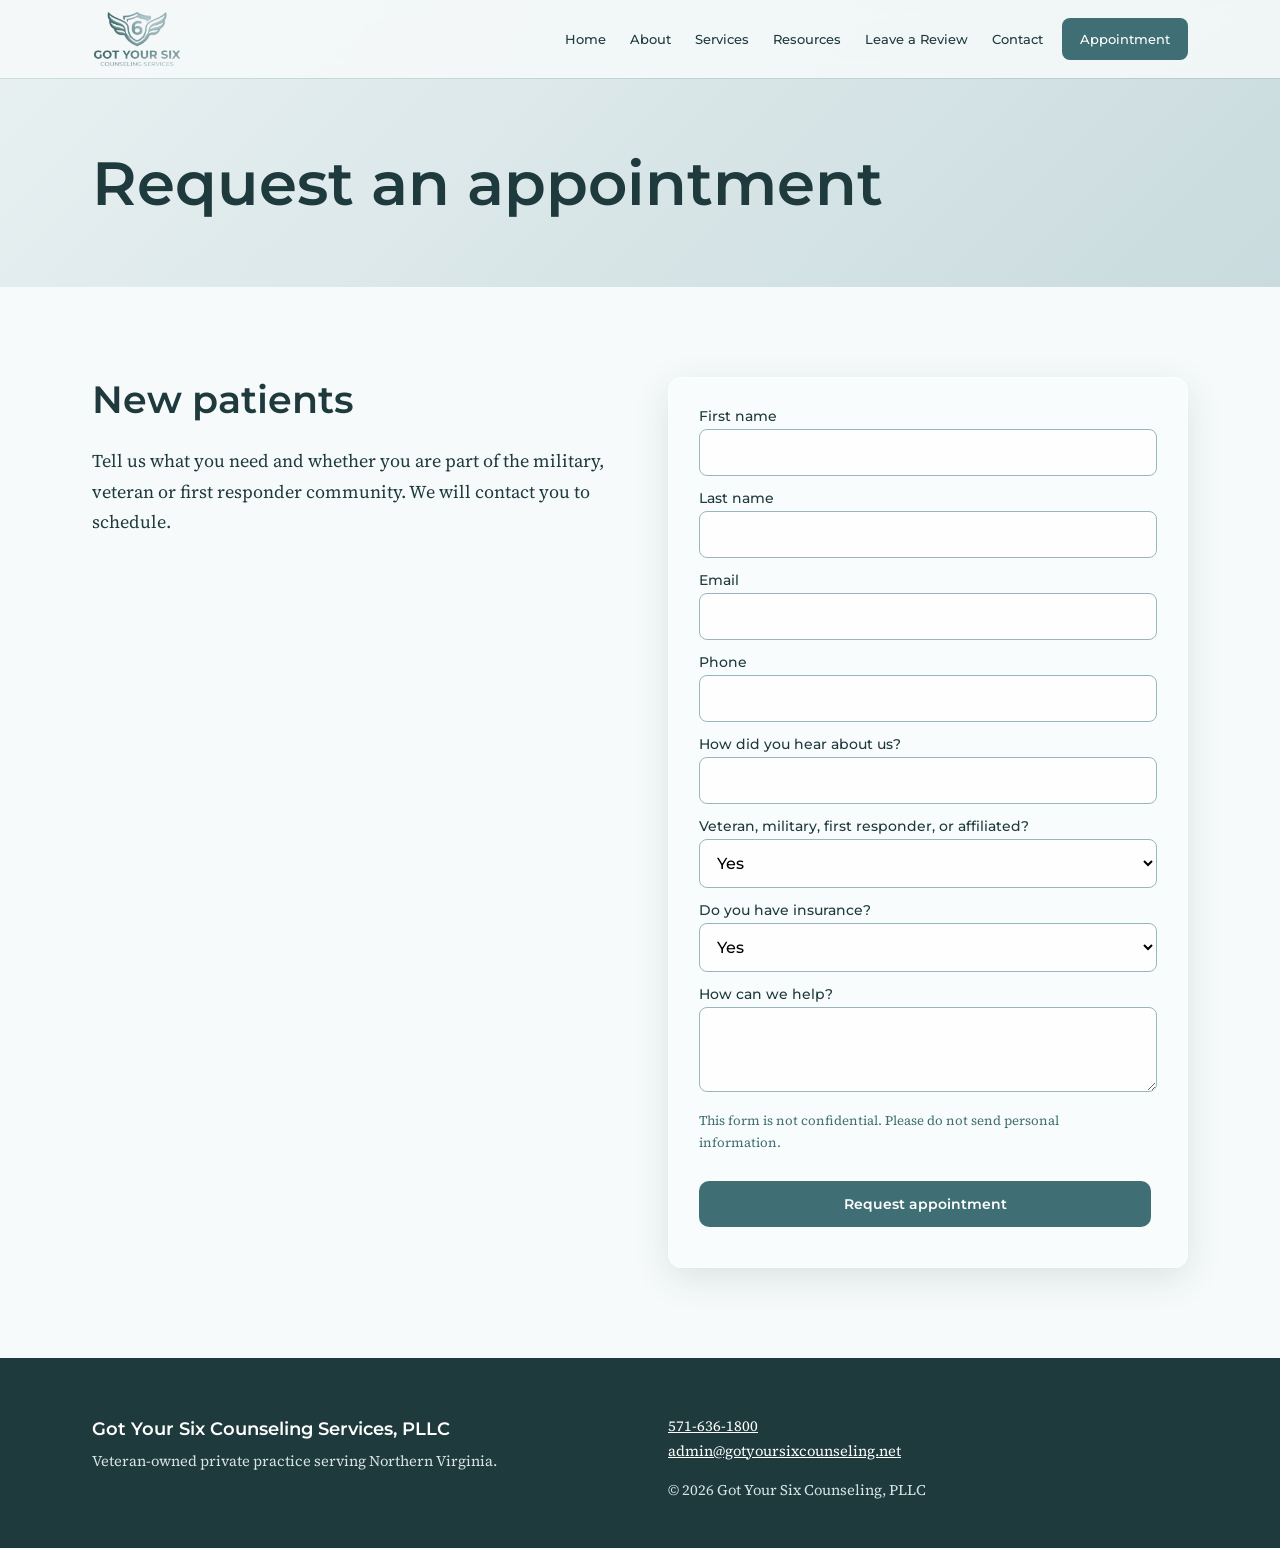
<file: appointment.html>
<!DOCTYPE html>
<html lang="en"><head><meta charset="utf-8">
<meta name="viewport" content="width=device-width,initial-scale=1">
<title>Request an Appointment | Got Your Six Counseling</title>
<meta name="description" content="Veteran-owned private mental health practice in Northern Virginia serving military, veterans, first responders and their families.">
<link rel="icon" href="assets/logo.png">
<link href="https://fonts.googleapis.com/css2?family=Montserrat:wght@400;500;600;700&family=Source+Serif+4:wght@400;500&display=swap" rel="stylesheet">
<link rel="stylesheet" href="css/style.css">
</head><body>
<header id="hd"><div class="wrap"><a href="index.html" aria-label="Home"><img src="assets/logo.png" alt="Got Your Six Counseling Services"></a>
<button class="burger" id="bg" aria-label="Menu"><i></i><i></i><i></i></button>
<nav id="nv"><a href="index.html">Home</a><a href="about.html">About</a><a href="services.html">Services</a><a href="resources.html">Resources</a><a href="https://g.page/gotyoursixcounseling/review?rc" target="_blank" rel="noopener">Leave a Review</a><a href="contact.html">Contact</a><a class="navcta" href="appointment.html">Appointment</a></nav></div></header>
<main><div class="sub"><div class="wrap"><h1>Request an appointment</h1></div></div><section><div class="wrap two" style="align-items:start"><div><h2>New patients</h2><p>Tell us what you need and whether you are part of the military, veteran or first responder community. We will contact you to schedule.</p></div><form class="glass" onsubmit="event.preventDefault();this.innerHTML='<h3>Thank you.</h3><p>We received your request and will be in touch.</p>'"><label>First name<input required></label><label>Last name<input required></label><label>Email<input type="email" required></label><label>Phone<input type="tel" required></label><label>How did you hear about us?<input></label><label>Veteran, military, first responder, or affiliated?<select><option>Yes</option><option>No</option></select></label><label>Do you have insurance?<select><option>Yes</option><option>No</option></select></label><label>How can we help?<textarea rows="3"></textarea></label><p class="note">This form is not confidential. Please do not send personal information.</p><button class="btn">Request appointment</button></form></div></section></main>
<footer><div class="wrap two" style="align-items:start"><div><h3>Got Your Six Counseling Services, PLLC</h3><p>Veteran-owned private practice serving Northern Virginia.</p></div><div><p><a href="tel:571-636-1800">571-636-1800</a><br><a href="mailto:admin@gotyoursixcounseling.net">admin@gotyoursixcounseling.net</a></p><p>&copy; 2026 Got Your Six Counseling, PLLC</p></div></div></footer>
<script src="js/main.js"></script></body></html>
</file>
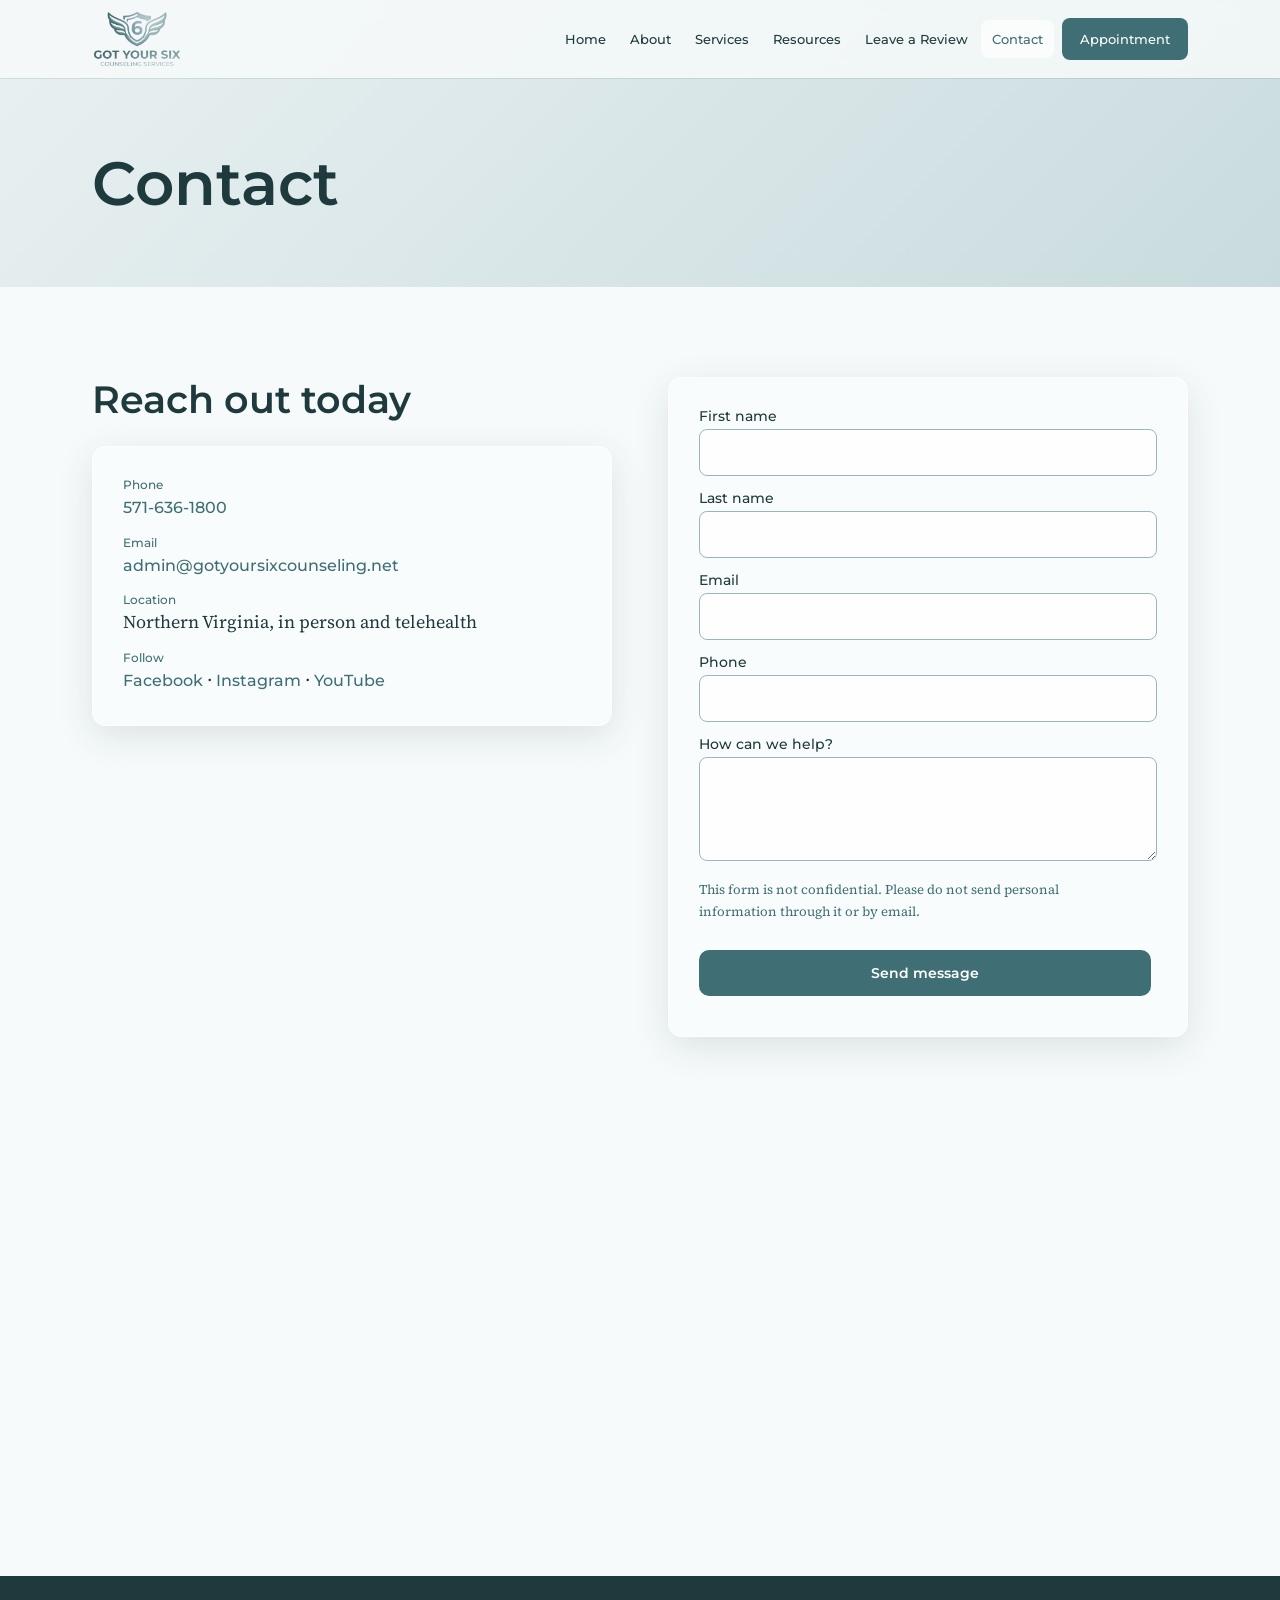
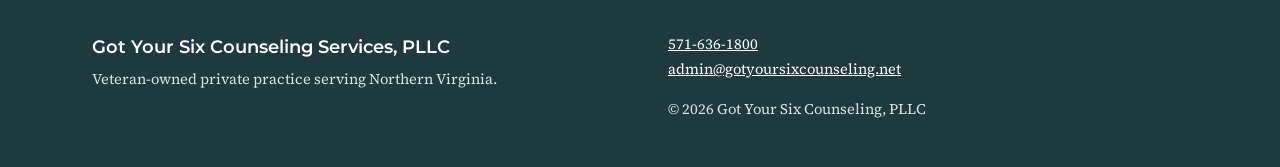
<file: contact.html>
<!DOCTYPE html>
<html lang="en"><head><meta charset="utf-8">
<meta name="viewport" content="width=device-width,initial-scale=1">
<title>Contact | Got Your Six Counseling</title>
<meta name="description" content="Veteran-owned private mental health practice in Northern Virginia serving military, veterans, first responders and their families.">
<link rel="icon" href="assets/logo.png">
<link href="https://fonts.googleapis.com/css2?family=Montserrat:wght@400;500;600;700&family=Source+Serif+4:wght@400;500&display=swap" rel="stylesheet">
<link rel="stylesheet" href="css/style.css">
</head><body>
<header id="hd"><div class="wrap"><a href="index.html" aria-label="Home"><img src="assets/logo.png" alt="Got Your Six Counseling Services"></a>
<button class="burger" id="bg" aria-label="Menu"><i></i><i></i><i></i></button>
<nav id="nv"><a href="index.html">Home</a><a href="about.html">About</a><a href="services.html">Services</a><a href="resources.html">Resources</a><a href="https://g.page/gotyoursixcounseling/review?rc" target="_blank" rel="noopener">Leave a Review</a><a href="contact.html">Contact</a><a class="navcta" href="appointment.html">Appointment</a></nav></div></header>
<main><div class="sub"><div class="wrap"><h1>Contact</h1></div></div><section><div class="wrap"><div class="two" style="align-items:start"><div><h2>Reach out today</h2><div class="glass info rv"><div><span>Phone</span><a href="tel:571-636-1800">571-636-1800</a></div><div><span>Email</span><a href="mailto:admin@gotyoursixcounseling.net">admin@gotyoursixcounseling.net</a></div><div><span>Location</span>Northern Virginia, in person and telehealth</div><div><span>Follow</span><a href="https://www.facebook.com/profile.php?id=61575289975738" target="_blank" rel="noopener">Facebook</a> &middot; <a href="https://www.instagram.com/gotyoursix_couns/" target="_blank" rel="noopener">Instagram</a> &middot; <a href="https://www.youtube.com/@HoldingTheLineGY6" target="_blank" rel="noopener">YouTube</a></div></div></div>
<form class="glass" onsubmit="event.preventDefault();this.innerHTML='<h3>Thank you.</h3><p>We received your message and will be in touch.</p>'"><label>First name<input required></label><label>Last name<input required></label><label>Email<input type="email" required></label><label>Phone<input type="tel"></label><label>How can we help?<textarea rows="4"></textarea></label><p class="note">This form is not confidential. Please do not send personal information through it or by email.</p><button class="btn">Send message</button></form></div>
<iframe class="map" title="Map" loading="lazy" src="https://www.google.com/maps?q=Got+Your+Six+Counseling+Services+PLLC&output=embed"></iframe></div></section></main>
<footer><div class="wrap two" style="align-items:start"><div><h3>Got Your Six Counseling Services, PLLC</h3><p>Veteran-owned private practice serving Northern Virginia.</p></div><div><p><a href="tel:571-636-1800">571-636-1800</a><br><a href="mailto:admin@gotyoursixcounseling.net">admin@gotyoursixcounseling.net</a></p><p>&copy; 2026 Got Your Six Counseling, PLLC</p></div></div></footer>
<script src="js/main.js"></script></body></html>
</file>
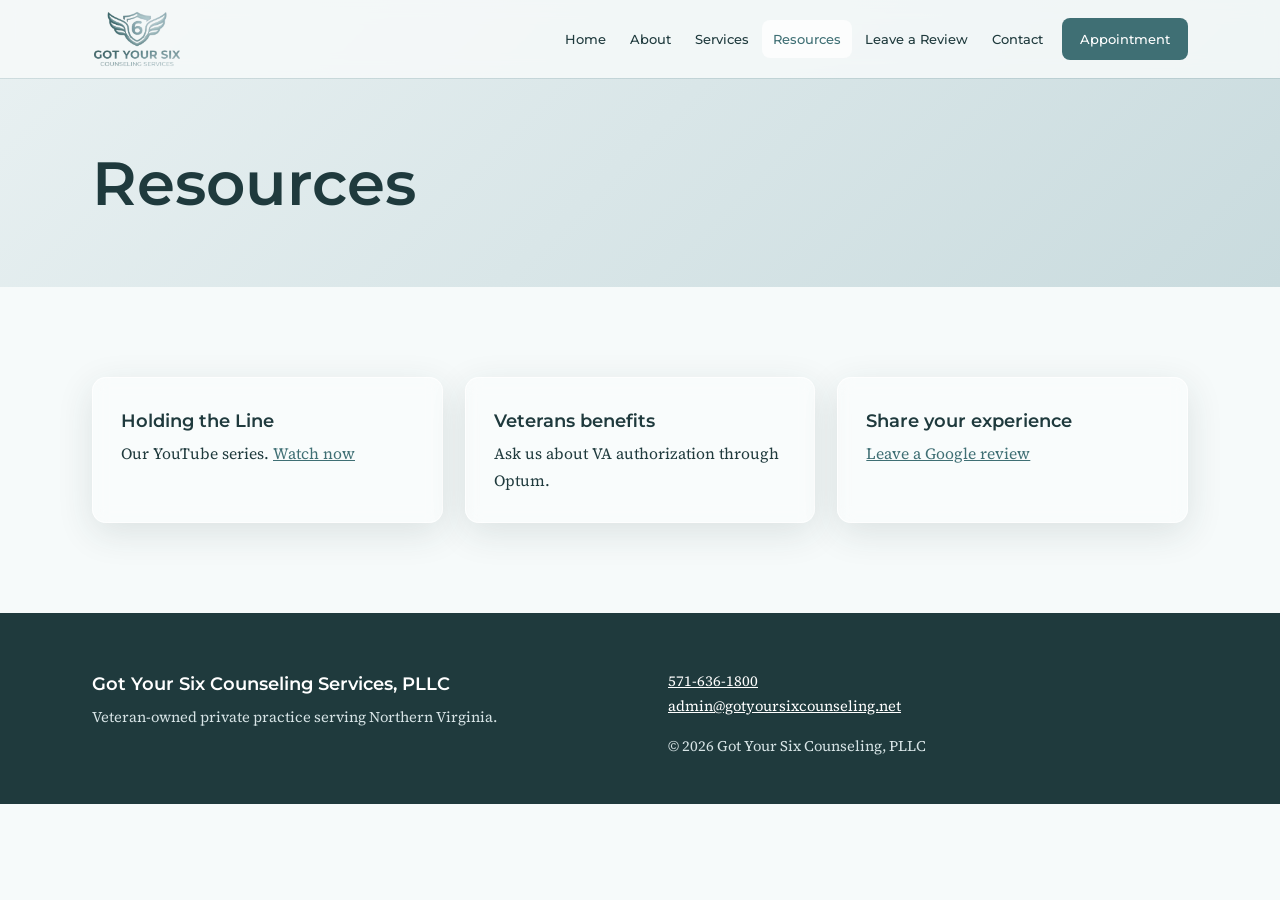
<file: resources.html>
<!DOCTYPE html>
<html lang="en"><head><meta charset="utf-8">
<meta name="viewport" content="width=device-width,initial-scale=1">
<title>Resources | Got Your Six Counseling</title>
<meta name="description" content="Veteran-owned private mental health practice in Northern Virginia serving military, veterans, first responders and their families.">
<link rel="icon" href="assets/logo.png">
<link href="https://fonts.googleapis.com/css2?family=Montserrat:wght@400;500;600;700&family=Source+Serif+4:wght@400;500&display=swap" rel="stylesheet">
<link rel="stylesheet" href="css/style.css">
</head><body>
<header id="hd"><div class="wrap"><a href="index.html" aria-label="Home"><img src="assets/logo.png" alt="Got Your Six Counseling Services"></a>
<button class="burger" id="bg" aria-label="Menu"><i></i><i></i><i></i></button>
<nav id="nv"><a href="index.html">Home</a><a href="about.html">About</a><a href="services.html">Services</a><a href="resources.html">Resources</a><a href="https://g.page/gotyoursixcounseling/review?rc" target="_blank" rel="noopener">Leave a Review</a><a href="contact.html">Contact</a><a class="navcta" href="appointment.html">Appointment</a></nav></div></header>
<main><div class="sub"><div class="wrap"><h1>Resources</h1></div></div><section><div class="wrap"><div class="grid"><div class="glass card rv"><h3>Holding the Line</h3><p>Our YouTube series. <a href="https://www.youtube.com/@HoldingTheLineGY6" target="_blank" rel="noopener">Watch now</a></p></div><div class="glass card rv"><h3>Veterans benefits</h3><p>Ask us about VA authorization through Optum.</p></div><div class="glass card rv"><h3>Share your experience</h3><p><a href="https://g.page/gotyoursixcounseling/review?rc" target="_blank" rel="noopener">Leave a Google review</a></p></div></div></div></section></main>
<footer><div class="wrap two" style="align-items:start"><div><h3>Got Your Six Counseling Services, PLLC</h3><p>Veteran-owned private practice serving Northern Virginia.</p></div><div><p><a href="tel:571-636-1800">571-636-1800</a><br><a href="mailto:admin@gotyoursixcounseling.net">admin@gotyoursixcounseling.net</a></p><p>&copy; 2026 Got Your Six Counseling, PLLC</p></div></div></footer>
<script src="js/main.js"></script></body></html>
</file>
<file: css/style.css>
:root{--ink:#1f3a3d;--deep:#3f6f74;--mid:#6f9ba1;--light:#98b6bc;--mist:#e9f1f2;--bg:#f6fafa;--glass:rgba(255,255,255,.34);--edge:rgba(255,255,255,.75)}
*{box-sizing:border-box;margin:0}html{scroll-behavior:smooth}
body{font:18px/1.7 'Source Serif 4',Georgia,serif;color:var(--ink);background:var(--bg);overflow-x:clip}
h1,h2,h3,.btn,nav a,.f{font-family:Montserrat,system-ui,sans-serif}
h1{font-size:clamp(2.1rem,5.2vw,3.8rem);line-height:1.1;font-weight:600}h2{font-size:clamp(1.6rem,3.4vw,2.4rem);line-height:1.2;font-weight:600;margin-bottom:.6em}h3{font-size:1.1rem;font-weight:600;margin-bottom:.3em}
p{margin-bottom:1em;max-width:62ch}a{color:var(--deep)}img{max-width:100%}
.wrap{max-width:1140px;margin:auto;padding:0 22px;position:relative}section{padding:90px 0;position:relative;overflow:hidden}
.glass{background:var(--glass);backdrop-filter:blur(8px);-webkit-backdrop-filter:blur(8px);border:1px solid var(--edge);border-radius:14px;box-shadow:0 10px 36px rgba(31,58,61,.12)}
.bgi{position:absolute;inset:0;background-size:cover;background-position:center;z-index:0}.bgi.lo{opacity:.14}
header{position:fixed;inset:0 0 auto;z-index:50;padding:10px 0;transition:.3s}header.s{background:rgba(246,250,250,.7);backdrop-filter:blur(10px);box-shadow:0 1px 0 rgba(63,111,116,.15)}
header .wrap{display:flex;align-items:center;justify-content:space-between}header img{height:50px;display:block}
nav{display:flex;gap:2px;align-items:center}nav a{color:var(--ink);text-decoration:none;font-size:.82rem;font-weight:500;padding:8px 11px;border-radius:8px}nav a:hover,nav a.on{background:rgba(255,255,255,.7);color:var(--deep)}nav a.navcta{background:var(--deep);color:#fff}
.burger{display:none;background:none;border:0;width:44px;height:44px;cursor:pointer}.burger i{display:block;height:2px;background:var(--ink);margin:6px 10px}
.btn{display:inline-block;background:var(--deep);color:#fff;text-decoration:none;padding:14px 28px;border-radius:10px;font-weight:600;font-size:.9rem;border:0;cursor:pointer;transition:.25s;margin:0 6px 10px 0}.btn:hover{background:var(--ink);transform:translateY(-2px)}.btn.o{background:rgba(255,255,255,.4);color:var(--deep);border:1.5px solid var(--deep)}.btn.o:hover{background:var(--deep);color:#fff}

.hero{min-height:100svh;display:flex;align-items:center;padding:120px 0 70px;background:var(--mist)}
.hero:before{content:"";position:absolute;inset:0;z-index:1;background:linear-gradient(110deg,rgba(233,241,242,.97) 30%,rgba(233,241,242,.78))}
.hex{position:absolute;z-index:1;clip-path:polygon(25% 5%,75% 5%,100% 50%,75% 95%,25% 95%,0 50%)}
.hero .wrap{z-index:2;display:grid;grid-template-columns:1.05fr .95fr;gap:50px;align-items:center}.hero p{font-size:1.15rem;margin:20px 0 28px}
.feat{position:relative;padding:12px;margin:20px 30px}.feat>img{width:100%;aspect-ratio:4/5;object-fit:cover;border-radius:10px;display:block}
.dash{position:absolute;padding:16px;font-family:Montserrat;font-size:.8rem;background:rgba(255,255,255,.5)}.dash b{display:block;font-size:1.3rem;color:var(--deep)}.dash small{opacity:.7}
.d1{left:-34px;bottom:34px;width:200px}.d2{right:-30px;top:28px;width:176px}
.d1 path{stroke-dasharray:300;stroke-dashoffset:300;transition:stroke-dashoffset 2.2s .6s}.ready .d1 path{stroke-dashoffset:0}
.d2 circle.v{stroke-dasharray:176;stroke-dashoffset:176;transition:stroke-dashoffset 2s .8s}.ready .d2 circle.v{stroke-dashoffset:49}
.d2 li{list-style:none;margin-top:5px}
.sub{padding:150px 0 70px;background:linear-gradient(135deg,#e9f1f2,#c9dbde)}
.two{display:grid;grid-template-columns:1fr 1fr;gap:56px;align-items:center}
.tabs{display:flex;gap:8px;margin-bottom:18px;flex-wrap:wrap}.tabs button{font:600 .85rem Montserrat;padding:11px 18px;border-radius:30px;border:1.5px solid var(--deep);background:transparent;color:var(--deep);cursor:pointer}.tabs button.on{background:var(--deep);color:#fff}
#vt{min-height:150px;transition:opacity .3s}
.tilt{perspective:900px}.frame{padding:14px;transition:transform .15s;position:relative}.frame>img{width:100%;aspect-ratio:4/3;object-fit:cover;border-radius:8px;display:block}
.chip{position:absolute;padding:9px 14px;font:600 .74rem Montserrat;border-radius:30px;animation:fl 5s ease-in-out infinite}.c1{top:-14px;left:-14px}.c2{bottom:20px;right:-14px;animation-delay:-2s}
@keyframes fl{50%{transform:translateY(-8px)}}
.steps{display:grid;gap:14px}.st{padding:20px 24px;display:flex;gap:18px;align-items:flex-start}.st i{font:700 1.3rem Montserrat;color:var(--light);font-style:normal}.st p{margin:0;font-size:.96rem}
.room{position:relative}.room>img{width:100%;aspect-ratio:4/5;object-fit:cover;border-radius:14px;display:block}.room .glass{position:absolute;left:20px;right:20px;bottom:20px;padding:18px 22px;background:rgba(255,255,255,.55)}.room p{margin:0;font-size:.95rem}
.tags{display:flex;flex-wrap:wrap;gap:8px;margin-top:6px}.tags span{padding:6px 14px;border-radius:30px;font:500 .78rem Montserrat;background:var(--mist);color:var(--deep)}
.vp{overflow:hidden;padding:10px 0}.tk{display:flex;gap:20px}.sl{flex:0 0 min(340px,82vw);overflow:hidden;background:rgba(255,255,255,.45)}.sl img{width:100%;aspect-ratio:3/2;object-fit:cover;display:block}.sl div{padding:22px}.sl p{font-size:.95rem;margin:0}
.ctl{display:flex;gap:10px;margin-top:14px}.ctl button{width:48px;height:48px;border-radius:50%;border:1.5px solid var(--deep);background:rgba(255,255,255,.5);color:var(--deep);font-size:1.1rem;cursor:pointer}.ctl button:hover{background:var(--deep);color:#fff}
.white{background:#fff}
.cta-band{color:#fff;text-align:center;padding:110px 0}.cta-band:before{content:"";position:absolute;inset:0;z-index:1;background:linear-gradient(135deg,rgba(31,58,61,.9),rgba(63,111,116,.78))}.cta-band .wrap{z-index:2}
.cta-band .glass{padding:54px 30px;background:rgba(255,255,255,.14);border-color:rgba(255,255,255,.35)}.cta-band h2{color:#fff;font-size:clamp(1.8rem,4vw,2.9rem)}.cta-band p{margin:0 auto 1.2em;color:#e6f0f1}.cta-band a.ph{display:block;font:700 clamp(1.8rem,5vw,3rem) Montserrat;color:#fff;text-decoration:none;margin:10px 0 22px}
.cta-band .btn{background:#fff;color:var(--ink)}.cta-band .btn.o{background:transparent;color:#fff;border-color:#fff}.cta-band .btn:hover{background:var(--light)}
.pts{display:flex;gap:26px;justify-content:center;flex-wrap:wrap;margin-top:18px;font:500 .85rem Montserrat}
.about{padding-bottom:40px}.card{padding:28px}.card p{font-size:.98rem;margin:0}ul.l{padding-left:1.2em}ul.l li{margin-bottom:.4em}
.scene{height:calc(var(--n)*100vh);position:relative}.pin{position:sticky;top:0;height:100vh;height:100svh;overflow:hidden;display:flex;align-items:center;background:linear-gradient(135deg,#e9f1f2,#b9d0d4)}
.cb{position:absolute;inset:0;display:flex;align-items:center;opacity:0;filter:blur(18px);transform:scale(.97);transition:opacity .7s,filter .7s,transform .7s;pointer-events:none}.cb.on{opacity:1;filter:none;transform:none;pointer-events:auto}
.cb .wrap{display:grid;grid-template-columns:.8fr 1.2fr;gap:50px;align-items:center;width:100%}
.pt{aspect-ratio:4/5;max-height:62vh;margin:auto;width:100%;max-width:340px;border-radius:20px;overflow:hidden;background:linear-gradient(135deg,var(--deep),var(--light));display:grid;place-items:center;color:#fff;font:600 4rem Montserrat;position:relative}.pt img{position:absolute;inset:0;width:100%;height:100%;object-fit:cover}
.cb .glass{padding:36px}.cb small{font:600 .85rem Montserrat;color:var(--deep);display:block;margin-bottom:12px}
.dots{position:absolute;right:20px;top:50%;transform:translateY(-50%);display:grid;gap:10px;z-index:3}.dots i{width:10px;height:10px;border-radius:50%;background:var(--light);transition:.3s}.dots i.on{background:var(--deep);transform:scale(1.5)}
.svc{display:grid;grid-template-columns:1fr 1fr;gap:0;align-items:center;margin-bottom:70px}.svc>img{width:100%;aspect-ratio:4/3;object-fit:cover;border-radius:14px;display:block}.svc .glass{padding:38px;margin-left:-60px;position:relative;background:rgba(255,255,255,.62)}.svc.r>img{order:2}.svc.r .glass{margin:0 -60px 0 0}.svc p{margin:0}
.grid{display:grid;grid-template-columns:repeat(auto-fit,minmax(250px,1fr));gap:22px}
.info{display:grid;gap:12px;padding:30px}.info a{text-decoration:none;font:500 1rem Montserrat}.info span{display:block;font:500 .75rem Montserrat;color:var(--deep)}
.map{width:100%;height:400px;border:0;border-radius:14px;margin-top:40px}
form{display:grid;gap:14px;padding:30px}label{font:500 .85rem Montserrat}input,select,textarea{width:100%;padding:13px;border:1px solid var(--light);border-radius:8px;background:rgba(255,255,255,.75);font:inherit;font-size:1rem;margin-top:5px}
input:focus,select:focus,textarea:focus,a:focus-visible,button:focus-visible{outline:3px solid var(--mid);outline-offset:2px}.note{font-size:.82rem;color:var(--deep)}
footer{background:var(--ink);color:#d7e4e6;padding:56px 0 30px;font-size:.95rem}footer a{color:#fff}footer h3{color:#fff}footer p{max-width:none;font-size:.92rem}
.rv{opacity:0;transform:translateY(26px);transition:opacity .8s,transform .8s}.rv.in{opacity:1;transform:none}
@media(max-width:900px){.burger{display:block}nav{position:fixed;inset:70px 0 auto;flex-direction:column;align-items:stretch;background:rgba(246,250,250,.97);padding:14px 22px 24px;display:none}nav.o{display:flex}nav a{padding:13px}
.hero .wrap,.two,.cb .wrap,.svc{grid-template-columns:1fr}.hero{padding-top:100px}.feat{margin:10px 24px 40px}.d1{left:-26px;bottom:-24px;width:170px}.d2{right:-24px;width:150px}
section{padding:60px 0}.svc .glass,.svc.r .glass{margin:-40px 14px 0}.svc.r>img{order:0}.cb .wrap{gap:18px}.pt{max-height:30vh;max-width:150px;font-size:2rem}.cb .glass{padding:22px}.cb p{font-size:.95rem}.dots{right:8px}}
@media(prefers-reduced-motion:reduce){*{animation:none!important;transition:none!important}.rv{opacity:1;transform:none}}

.rw{display:flex;align-items:center;justify-content:space-between;gap:8px}.rw svg{flex:none;width:58px}
.d2 ul{padding:0;margin-top:6px}.d2 li{white-space:nowrap}
header{background:rgba(246,250,250,.86);backdrop-filter:blur(10px);-webkit-backdrop-filter:blur(10px);box-shadow:0 1px 0 rgba(63,111,116,.15)}
nav a.navcta{padding:10px 18px;background:var(--deep);color:#fff;margin-left:6px}nav a.navcta:hover{background:var(--ink);color:#fff}
@media(max-width:900px){nav a.navcta{margin:8px 0 0;text-align:center}}
header img{height:58px}
@media(max-width:900px){.hex{display:none}header img{height:50px}}
</file>
